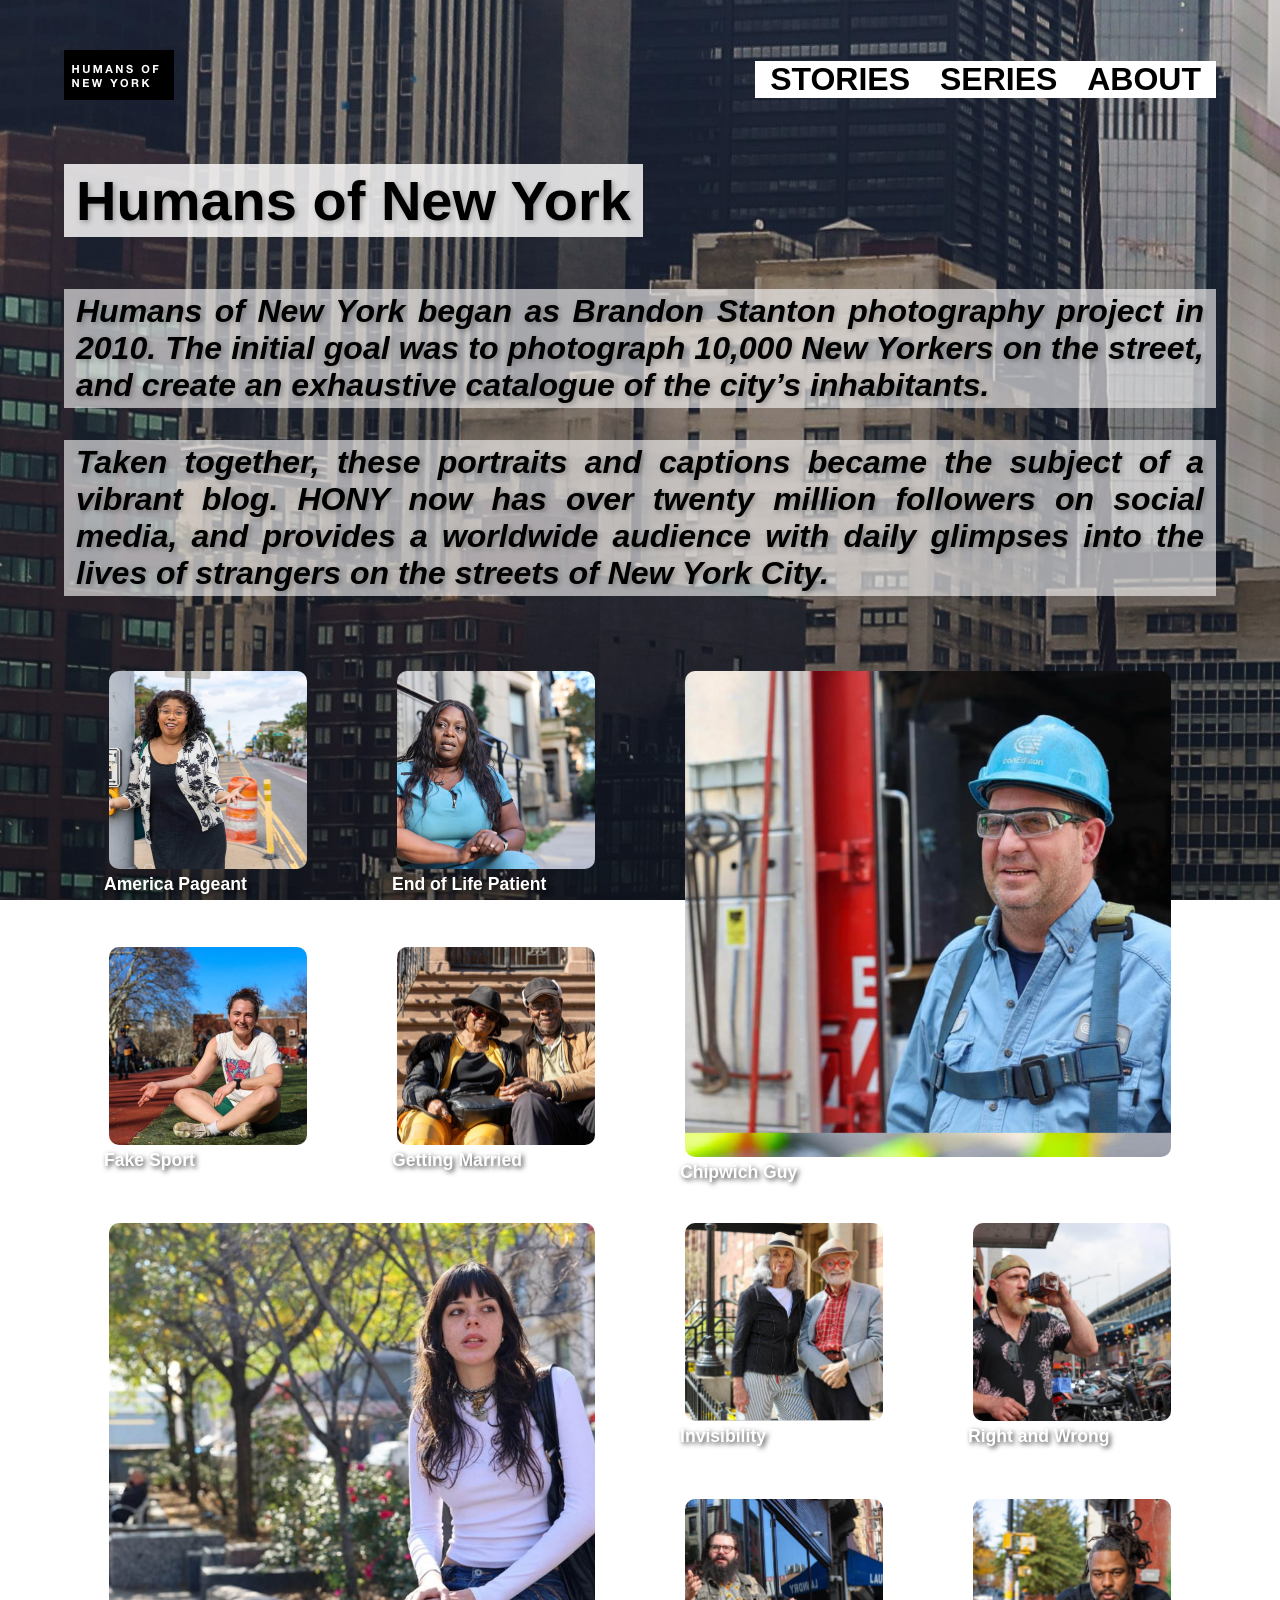
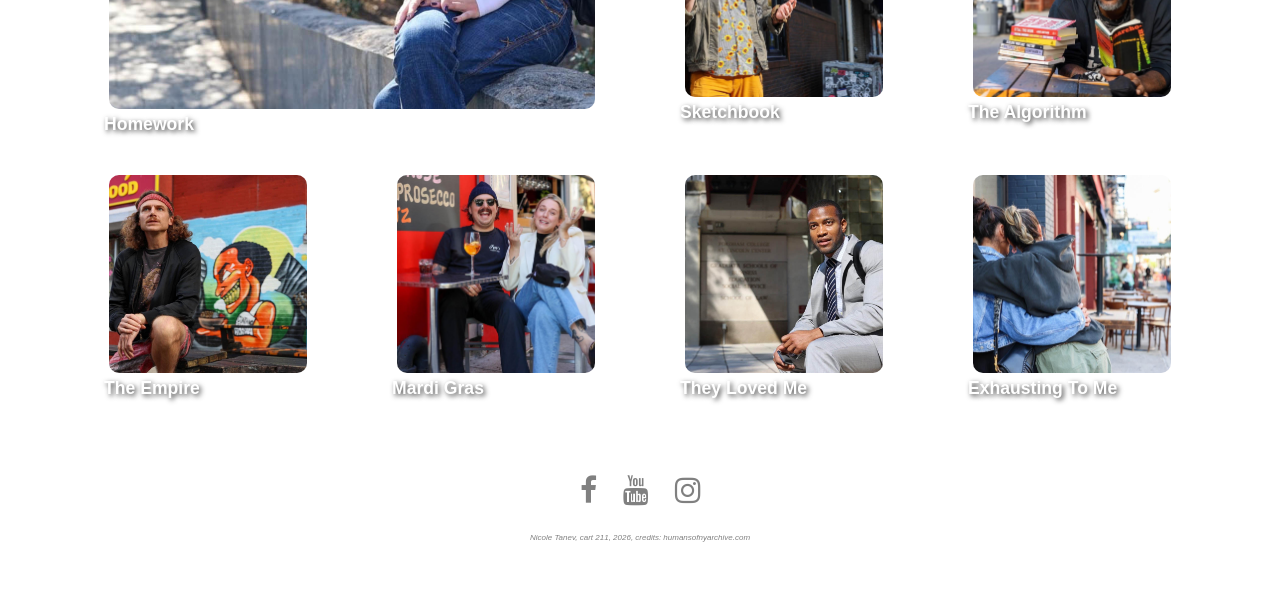
<file: Asst5/index.html>
<!DOCTYPE html>
<html lang="en">

<head>
    <meta charset="UTF-8">
    <meta name="viewport" content="width=device-width, initial-scale=1.0">
    <title>Humans of New York | CART 211 Assessment</title>

    <meta name="description"
        content="A Humans of New York Story - A Course exercise (cart211_ exploring semantic HTML, CSS Grid, and Mobile queries)"
        .>

    <!-- Open Graph metadata - controls how the page looks when shared on social media -->
    <meta property="og:type" content="article">
    <meta property="og:title" content="Humans of New York">
    <meta property="og:description" content="A Humans of New York story presented for CART 211">

    <!-- The page URL and image use din social media previews -->
    <meta property="og:url" content="put your url here">
    <meta property="og:image" content="https://hybrid.concordia.ca/btodd/assignment5-6/assets/america_pageant.jpg">

    <!-- The Dimensions and alternative description of the preview image. -->
    <meta property="og:image:width" content="1200">
    <meta property="og:image:height" content="630">
    <meta property="og:image:alt" content="Portrait associated with the America Pageant story">

    <!-- Twitter card metadata controls the appearance of shared links on X -->
    <meta name="twitter:card" content="summary_large_image">
    <meta name="twitter:title" content="Humans of New York">
    <meta name="twitter:description" content="A Humans of New York Story">
    <meta name="twitter:image" content="https://hybrid.concordia.ca/btodd/assignment5-6/assets/america_pageant.jpg">

    <!-- Identifies the preferred URL for this page to search engines -->
    <link rel="canonical" href="https://hybrid.concordia.ca/btodd/assignment5-6/index.html">

    <!-- Adds a small icon to the browser tab -->
    <link rel="icon" href="assets/favicon.ico">

    <meta name="author" content="Nicole Tanev">
    <meta name="copyright" content="Nicole Tanev, student project, 2026">

    <link rel="stylesheet" href="default.css">

    <!-- Loads Google Fonts for use in the CSS -->
    <link rel="preconnect" href="https://fonts.googleapis.com">
    <link rel="preconnect" href="https://fonts.gstatic.com" crossorigin>
    <link
        href="https://fonts.googleapis.com/css2?family=Inter:ital,opsz,wght@0,14..32,100..900;1,14..32,100..900&family=Roboto:ital,wght@0,100..900;1,100..900&display=swap"
        rel="stylesheet">

    <!-- Loads Font Awesome, a library of ready-made icons -->
    <!-- The Social media icons and hamburger menu use this library -->
    <link rel="stylesheet" href="https://cdnjs.cloudflare.com/ajax/libs/font-awesome/4.7.0/css/font-awesome.min.css">

</head>

<body>
    <!-- CSS uses #wrapper to control the overall width and center the content -->
    <div id="wrapper">
        <header>
            <nav>
                <div class="logo">
                    <a href="#">
                        <img src="assets/logo.png" alt="Logo" width="110" height="50">
                    </a>
                </div>

                <div class="menu1">

                    <!-- The X button closes the mobile navigation menu. -->
                    <button type="button" class="close-menu" aria-label="Close navigation menu">
                        &times
                    </button>

                    <!-- Links to other pages of the website. -->
                    <a href="storie1.html" class="menuI">STORIES</a>

                    <!-- This link currently points to the top of the current page. -->
                    <a href="#" class="menuI">SERIES</a>

                    <!-- The active class can be styled differently in the CSS. -->
                    <a href="index.html" class="menuI_active">ABOUT</a>

                </div>

                <!-- Hamburger button: displayed on mobile and tablet screens. -->
                <div class="hamburger-menu">

                    <button type="button" aria-label="Open navigation menu">
                        <!-- Font Awesome displays the three horizontal menu lines. -->
                        <span class="fa fa-bars" aria-hidden="true"></span>
                    </button>
                </div>
            </nav>
        </header>

        <section>
            <article>
                <h1>Humans of New York</h1>

                <p class="intro">
                    Humans of New York began as Brandon Stanton photography project in 2010. The initial goal was to
                    photograph 10,000 New Yorkers on the street, and create an exhaustive catalogue of the city’s
                    inhabitants.
                </p>

                <p class="intro">
                    Taken together, these portraits and captions became the subject of a vibrant blog. HONY now has over
                    twenty million followers on social media, and provides a worldwide audience with daily glimpses into
                    the lives of strangers on the streets of New York City.
                </p>
                <!-- IMAGE GALLERY:
                The pict class creates the CSS Grid Layout. Each figure is one gallery item.
                Classes im1 through im14 let CSS position images at different sizes to create an asymetrical collage. -->
                <div class="pict">
                    <!-- Figure 1: image, link, and caption -->

                    <figure class="im1">
                        <a href="storie1.html">
                            <img src="assets/america_pageant.jpg" class="im" alt="America Pageant portrait"> </a>

                        <!-- Caption shown over the image using CSS -->
                        <div class="hover-text"> America Pageant</div>
                    </figure>

                    <!-- Figure 2 -->
                    <figure class="im2">
                        <a href="storie1.html">
                            <img src="assets/end_of_life_patient.jpg" class="im" alt="End of Life patient portrait">
                        </a>
                        <!-- Caption shown over the image using CSS -->
                        <div class="hover-text">End of Life Patient</div>
                    </figure>

                    <!-- Figure 3 -->
                    <figure class="im3">
                        <a href="storie1.html">
                            <img src="assets/Chipwich_guy.jpg" class="im" alt="Chipwhich Guy portrait">
                        </a>
                        <!-- Caption shown over the image using CSS -->
                        <div class="hover-text">Chipwich Guy</div>
                    </figure>

                    <!-- Figure 4 -->
                    <figure class="im4">
                        <a href="storie1.html">
                            <img src="assets/fake_sport.jpg" class="im" alt="Fake Sport Story portrait">
                        </a>
                        <!-- Caption shown over the image using CSS -->
                        <div class="hover-text">Fake Sport</div>
                    </figure>

                    <!-- Figure 5 -->
                    <figure class="im5">
                        <a href="storie1.html">
                            <img src="assets/gettin_married.jpg" class="im" alt="Getting Married Story portrait">
                        </a>
                        <!-- Caption shown over the image using CSS -->
                        <div class="hover-text">Getting Married</div>
                    </figure>

                    <!-- Figure 6 -->
                    <figure class="im6">
                        <a href="storie1.html">
                            <img src="assets/homework.jpg" class="im" alt="Homework Story portrait">
                        </a>
                        <!-- Caption shown over the image using CSS -->
                        <div class="hover-text">Homework</div>
                    </figure>

                    <!-- Figure 7 -->
                    <figure class="im7">
                        <a href="storie1.html">
                            <img src="assets/invisibility.jpg" class="im" alt="invisibility Story portrait">
                        </a>
                        <!-- Caption shown over the image using CSS -->
                        <div class="hover-text">Invisibility</div>
                    </figure>

                    <!-- Figure 8 -->
                    <figure class="im8">
                        <a href="storie1.html">
                            <img src="assets/Right_and_wrong.jpg" class="im" alt="Right and Wrong Story portrait">
                        </a>
                        <!-- Caption shown over the image using CSS -->
                        <div class="hover-text">Right and Wrong</div>
                    </figure>

                    <!-- Figure 9 -->
                    <figure class="im9">
                        <a href="storie1.html">
                            <img src="assets/sketchbook.jpg" class="im" alt="Sketchbook Story portrait">
                        </a>
                        <!-- Caption shown over the image using CSS -->
                        <div class="hover-text">Sketchbook</div>
                    </figure>

                    <!-- Figure 10 -->
                    <figure class="im10">
                        <a href="storie1.html">
                            <img src="assets/the_algorithm.jpg" class="im" alt="The Algorithm Story portrait">
                        </a>
                        <!-- Caption shown over the image using CSS -->
                        <div class="hover-text">The Algorithm</div>
                    </figure>

                    <!-- Figure 11 -->
                    <figure class="im11">
                        <a href="storie1.html">
                            <img src="assets/The_Empire.jpg" class="im" alt="The Empire Story portrait">
                        </a>
                        <!-- Caption shown over the image using CSS -->
                        <div class="hover-text">The Empire</div>
                    </figure>

                    <!-- Figure 12 -->
                    <figure class="im12">
                        <a href="storie1.html">
                            <img src="assets/Mardi-Gras.jpg" class="im" alt="Mardi Gras Story portrait">
                        </a>
                        <!-- Caption shown over the image using CSS -->
                        <div class="hover-text">Mardi Gras</div>
                    </figure>

                    <!-- Figure 13 -->
                    <figure class="im13">
                        <a href="storie1.html">
                            <img src="assets/they_loved_me.jpg" class="im" alt="They Loved Me Story portrait">
                        </a>
                        <!-- Caption shown over the image using CSS -->
                        <div class="hover-text">They Loved Me</div>
                    </figure>

                    <!-- Figure 14 -->
                    <figure class="im14">
                        <a href="storie1.html">
                            <img src="assets/exhausting_to_me.jpg" class="im" alt="exhausting to me Story portrait">
                        </a>
                        <!-- Caption shown over the image using CSS -->
                        <div class="hover-text">Exhausting To Me</div>
                    </figure>

                </div>
                <!-- End of Image Gallery -->
            </article>
        </section>

        <footer>
            <!-- Groups the social icons and credits together -->
            <div class="social">

                <!-- Social Media Links.
                Font Awesome uses class names to display each icon.
                The # links are placeholders and should be replaced with real profile URL's  -->
                <div class="icons-wrapper">

                    <a href="#" class="fa fa-facebook" aria-label="Facebook"></a>
                    <a href="#" class="fa fa-youtube" aria-label="YouTube"></a>
                    <a href="#" class="fa fa-instagram" aria-label="Instagram"></a>

                </div>

                <div class="credits">
                    <p> Nicole Tanev, cart 211, 2026, credits: humansofnyarchive.com</p>
                </div>
            </div>

        </footer>
        <!-- End of the main wrapper -->
    </div>

    <!-- Javascript:
    Makes the mobile hamburger menu open and close.
    JS adds or removes a CSS class.
    The CSs decides what the menu looks like when that class is present/active. -->

    <script>
        // Wait until the HTML document has finished loading.HTMLThis ensures the buttons exist before JS tries to select items.
        document.addEventListener('DOMContentLoaded', () => {

            // Find the Hamburger button inside the mobile menu container
            const hamburgerButton = document.querySelector('.hamburger-menu button');

            // Find the X button used to close the Nav menu
            const closeButton = document.querySelector('.close-menu');

            // Find the contaainer holding the Nav links
            const menu1 = document.querySelector('.menu1');

            // When the maburger menu is clicked, add the class "menu-deployed" to the Nav menu.NavThe CSS uses this class to make the menu visible.
            hamburgerButton.addEventListener('click', () => {
                menu1.classList.add('menu-deployed');
            });

            // When the X button is clicked, remove the "menu-deployed" so the new menu closes
            closeButton.addEventListener('click', () => {
                menu1.classList.remove('menu-deployed');

            });

        });

    </script>
    <!-- End of Javascript -->


</body>

</html>
</file>
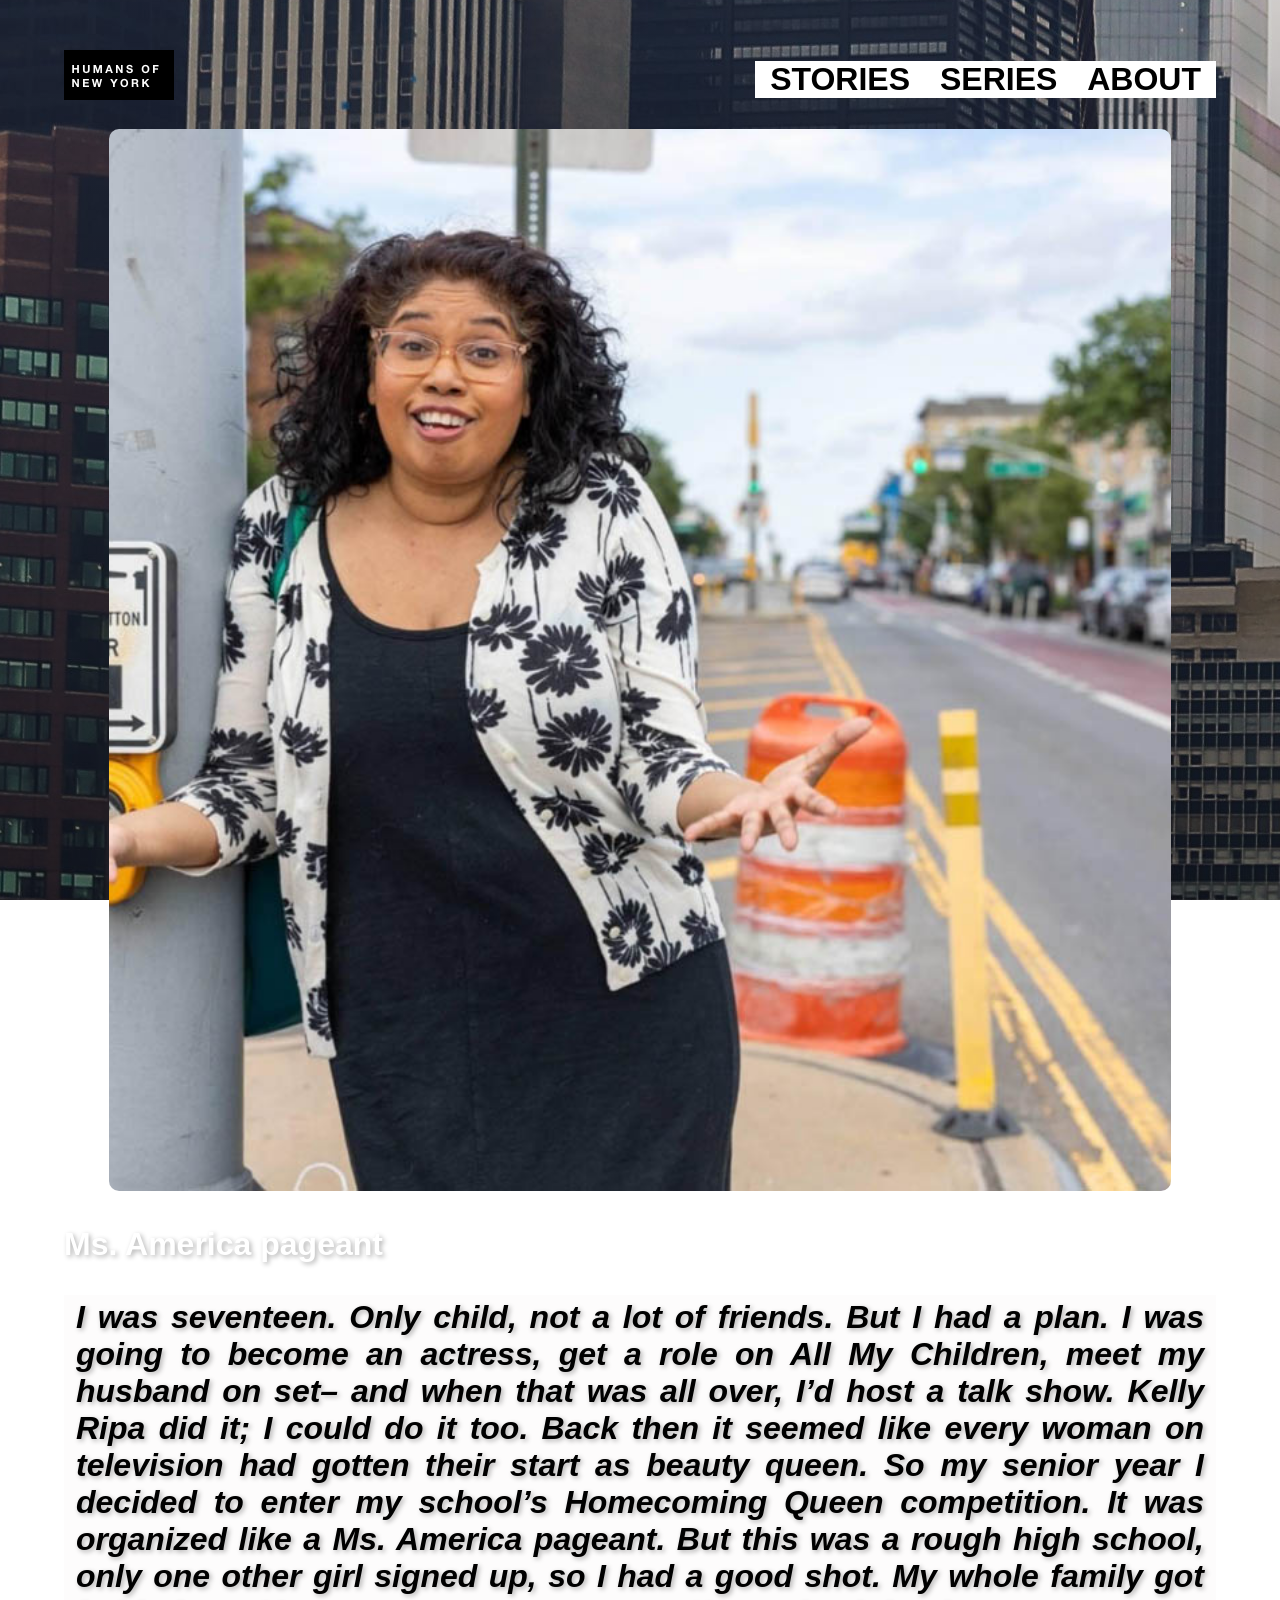
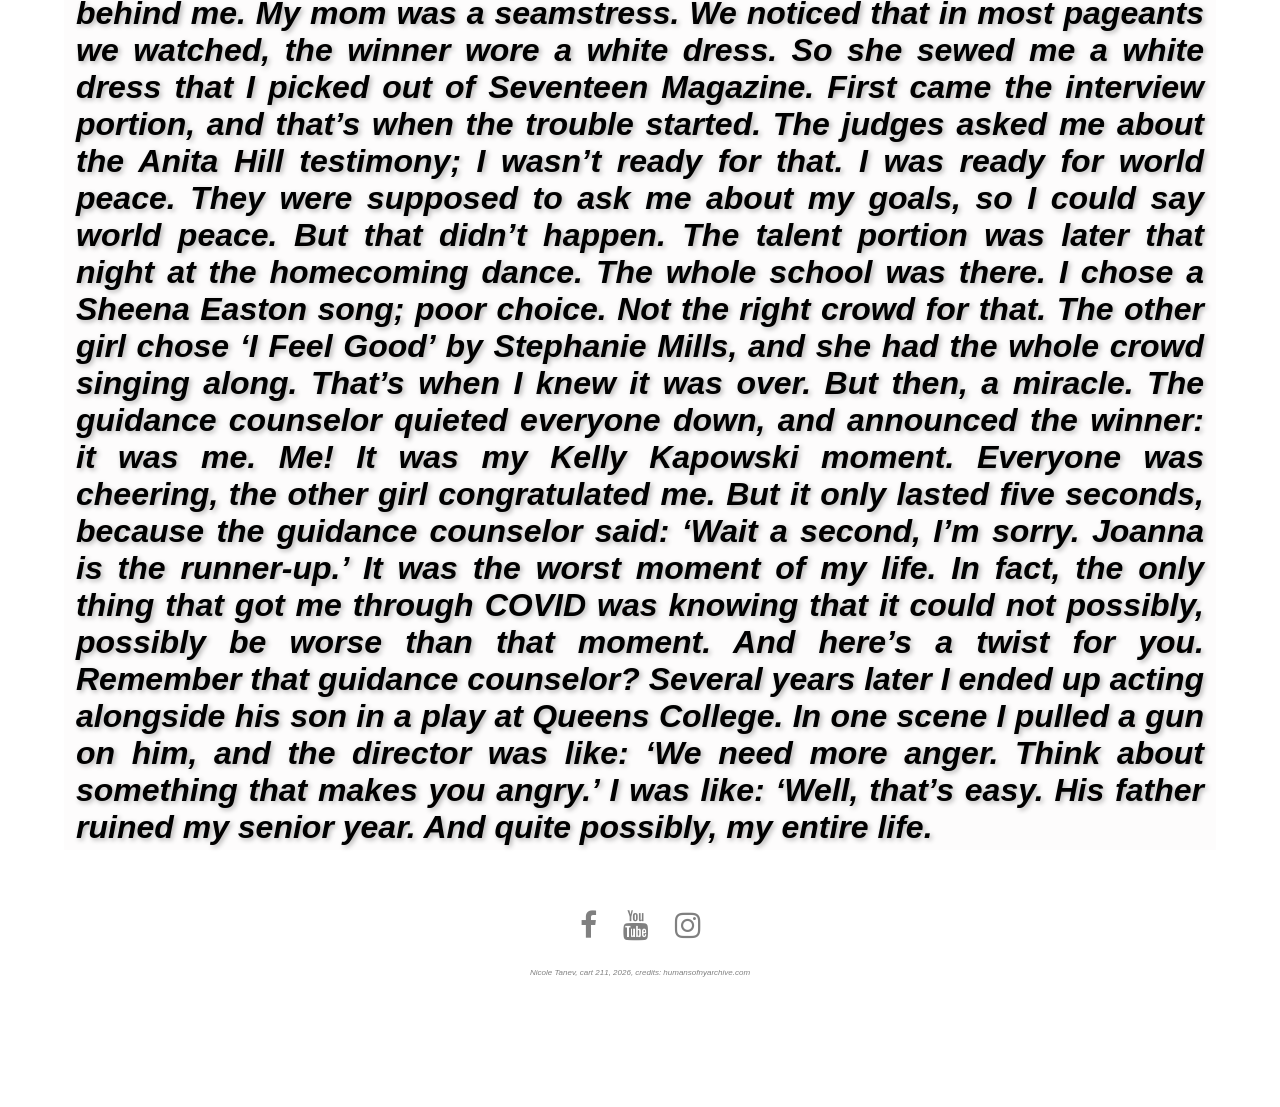
<file: Asst5/storie1.html>
<!DOCTYPE html>
<html lang="en">

<head>
    <meta charset="UTF-8">
    <meta name="viewport" content="width=device-width, initial-scale=1.0">
    <title>Humans of New York | CART 211 Assessment</title>

    <meta name="description"
        content="A Humans of New York Story - A Course exercise (cart211_ exploring semantic HTML, CSS Grid, and Mobile queries)"
        .>

    <!-- Open Graph metadata - controls how the page looks when shared on social media -->
    <meta property="og:type" content="article">
    <meta property="og:title" content="Humans of New York">
    <meta property="og:description" content="A Humans of New York story presented for CART 211">

    <!-- The page URL and image use din social media previews -->
    <meta property="og:url" content="put your url here">
    <meta property="og:image" content="https://hybrid.concordia.ca/btodd/assignment5-6/assets/america_pageant.jpg">

    <!-- The Dimensions and alternative description of the preview image. -->
    <meta property="og:image:width" content="1200">
    <meta property="og:image:height" content="630">
    <meta property="og:image:alt" content="Portrait associated with the America Pageant story">

    <!-- Twitter card metadata controls the appearance of shared links on X -->
    <meta name="twitter:card" content="summary_large_image">
    <meta name="twitter:title" content="Humans of New York">
    <meta name="twitter:description" content="A Humans of New York Story">
    <meta name="twitter:image" content="https://hybrid.concordia.ca/btodd/assignment5-6/assets/america_pageant.jpg">

    <!-- Identifies the preferred URL for this page to search engines -->
    <link rel="canonical" href="https://hybrid.concordia.ca/btodd/assignment5-6/index.html">

    <!-- Adds a small icon to the browser tab -->
    <link rel="icon" href="assets/favicon.png">

    <meta name="author" content="Nicole Tanev">
    <meta name="copyright" content="Nicole Tanev, student project, 2026">

    <link rel="stylesheet" href="default.css">

    <!-- Loads Google Fonts for use in the CSS -->
    <link rel="preconnect" href="https://fonts.googleapis.com">
    <link rel="preconnect" href="https://fonts.gstatic.com" crossorigin>
    <link
        href="https://fonts.googleapis.com/css2?family=Inter:ital,opsz,wght@0,14..32,100..900;1,14..32,100..900&family=Roboto:ital,wght@0,100..900;1,100..900&display=swap"
        rel="stylesheet">

    <!-- Loads Font Awesome, a library of ready-made icons -->
    <!-- The Social media icons and hamburger menu use this library -->
    <link rel="stylesheet" href="https://cdnjs.cloudflare.com/ajax/libs/font-awesome/4.7.0/css/font-awesome.min.css">

</head>

<body>

    <!-- CSS uses #wrapper to control the overall width and center the content -->
    <div id="wrapper">
        <header>
            <nav>
                <div class="logo">
                    <a href="#">
                        <img src="assets/logo.png" alt="Logo" width="110" height="50">
                    </a>
                </div>

                <div class="menu1">

                    <!-- The X button closes the mobile navigation menu. -->
                    <button type="button" class="close-menu" aria-label="Close navigation menu">
                        &times
                    </button>

                    <!-- Links to other pages of the website. -->
                    <a href="storie1.html" class="menuI">STORIES</a>

                    <!-- This link currently points to the top of the current page. -->
                    <a href="#" class="menuI">SERIES</a>

                    <!-- The active class can be styled differently in the CSS. -->
                    <a href="index.html" class="menuI_active">ABOUT</a>

                </div>

                <!-- Hamburger button: displayed on mobile and tablet screens. -->
                <div class="hamburger-menu">

                    <button type="button" aria-label="Open navigation menu">
                        <!-- Font Awesome displays the three horizontal menu lines. -->
                        <span class="fa fa-bars" aria-hidden="true"></span>
                    </button>
                </div>
            </nav>
        </header>

        <section>
            <article>

                <div class="pictstories">
                    <!-- Figure 1: image, link, and caption -->

                    <figure class="ima15">
                        <a href="storie1.html">
                            <img src="assets/america_pageant.jpg" class="ima" alt="America Pageant portrait"> </a>
                    </figure>
                </div>

                <h2>Ms. America pageant</h2>


                <p class="intro">
                    I was seventeen. Only child, not a lot of friends. But I had a plan. I was going to become an
                    actress, get a role on All My Children, meet my husband on set– and when that was all over, I’d host
                    a talk show. Kelly Ripa did it; I could do it too. Back then it seemed like every woman on
                    television had gotten their start as beauty queen. So my senior year I decided to enter my school’s
                    Homecoming Queen competition. It was organized like a Ms. America pageant. But this was a rough high
                    school, only one other girl signed up, so I had a good shot. My whole family got behind me. My mom
                    was a seamstress. We noticed that in most pageants we watched, the winner wore a white dress. So she
                    sewed me a white dress that I picked out of Seventeen Magazine. First came the interview portion,
                    and that’s when the trouble started. The judges asked me about the Anita Hill testimony; I wasn’t
                    ready for that. I was ready for world peace. They were supposed to ask me about my goals, so I could
                    say world peace. But that didn’t happen. The talent portion was later that night at the homecoming
                    dance. The whole school was there. I chose a Sheena Easton song; poor choice. Not the right crowd
                    for that. The other girl chose ‘I Feel Good’ by Stephanie Mills, and she had the whole crowd singing
                    along. That’s when I knew it was over. But then, a miracle. The guidance counselor quieted everyone
                    down, and announced the winner: it was me. Me! It was my Kelly Kapowski moment. Everyone was
                    cheering, the other girl congratulated me. But it only lasted five seconds, because the guidance
                    counselor said: ‘Wait a second, I’m sorry. Joanna is the runner-up.’ It was the worst moment of my
                    life. In fact, the only thing that got me through COVID was knowing that it could not possibly,
                    possibly be worse than that moment. And here’s a twist for you. Remember that guidance counselor?
                    Several years later I ended up acting alongside his son in a play at Queens College. In one scene I
                    pulled a gun on him, and the director was like: ‘We need more anger. Think about something that
                    makes you angry.’ I was like: ‘Well, that’s easy. His father ruined my senior year. And quite
                    possibly, my entire life.
                </p>

                <footer>
                    <!-- Groups the social icons and credits together -->
                    <div class="social">

                        <!-- Social Media Links.
                Font Awesome uses class names to display each icon.
                The # links are placeholders and should be replaced with real profile URL's  -->
                        <div class="icons-wrapper">

                            <a href="#" class="fa fa-facebook" aria-label="Facebook"></a>
                            <a href="#" class="fa fa-youtube" aria-label="YouTube"></a>
                            <a href="#" class="fa fa-instagram" aria-label="Instagram"></a>

                        </div>

                        <div class="credits">
                            <p> Nicole Tanev, cart 211, 2026, credits: humansofnyarchive.com</p>
                        </div>
                    </div>

                </footer>

                <!-- Javascript:
    Makes the mobile hamburger menu open and close.
    JS adds or removes a CSS class.
    The CSs decides what the menu looks like when that class is present/active. -->

                <script>
                    // Wait until the HTML document has finished loading.HTMLThis ensures the buttons exist before JS tries to select items.
                    document.addEventListener('DOMContentLoaded', () => {

                        // Find the Hamburger button inside the mobile menu container
                        const hamburgerButton = document.querySelector('.hamburger-menu button');

                        // Find the X button used to close the Nav menu
                        const closeButton = document.querySelector('.close-menu');

                        // Find the contaainer holding the Nav links
                        const menu1 = document.querySelector('.menu1');

                        // When the maburger menu is clicked, add the class "menu-deployed" to the Nav menu.NavThe CSS uses this class to make the menu visible.
                        hamburgerButton.addEventListener('click', () => {
                            menu1.classList.add('menu-deployed');
                        });

                        // When the X button is clicked, remove the "menu-deployed" so the new menu closes
                        closeButton.addEventListener('click', () => {
                            menu1.classList.remove('menu-deployed');

                        });

                    });

                </script>
                <!-- End of Javascript -->

</body>

</html>
</file>
<file: Asst5/default.css>
/* GENERAL PAGE STYLES */

body {
    background-image: linear-gradient(rgba(0, 0, 0, 0.184), rgba(0, 0, 0, 0.5)), url("assets/background2.jpg");
    background-attachment: fixed;

    font-family: 'Gill Sans', 'Gill Sans MT', Calibri, 'Trebuchet MS', sans-serif;
    /* makes the text very BOLD */
    font-weight: 600;
    /* Use the default font size as the reference size */
    font-size: 1em;
    padding: 0;
    margin: 0;
    background-position: center;
}

.menu1 {
    display: flex;
    background: white;
    justify-content: space-around;
    align-items: center;

}

.menu1 a {
    display: block;
}

/* Hide the hamburger menu by default on desktop */
.hamburger-menu {
    display: none;
    /* The mobile media query will disply it */
    align-items: center;
    /* vertically center its contents when using Flexbox */
    justify-content: center;
    /* horizontally center its contents */

}

.hamburger-menu button {
    background: none;
    /* removes the default BG for the button */
    border: none;
    font-size: 2em;
    color: gray;
}

.hamburger-menu button .fa-bars {
    cursor: pointer;
}

.close-menu {
    display: none;
}

/* MAIN CONTENT AND HEADINGS */

#wrapper {
    width: 90%;
    margin: 0 auto;
}

h1 {
    display: inline-block;
    padding: 4px 12px;
    background-color: rgba(252, 251, 251, 0.837);
    text-shadow: 2px 2px 5px rgba(0, 0, 0, 0.3);
    text-align: left;
    /* Make the heading 4 times the base font size */
    font-size: 3.5em;
    /* add space below the heading */
    margin-bottom: 20px;
}

h2 {
    margin-top: 30px;
    margin-bottom: 30px;
    text-align: left;
    font-size: 2em;
    color: white;
    text-shadow: 2px 2px 5px rgba(0, 0, 0, 0.3);

}

.stories_title {
    text-align: right;
    font-size: 3em;
}

.intro {
    background-color: rgba(252, 251, 251, 0.614);
    font-style: italic;
    font-size: 2em;
    margin-bottom: 1em;
    text-align: justify;
    padding: 4px 12px;
    text-shadow: 2px 2px 5px rgba(0, 0, 0, 0.3);
}

h3 {
    margin-top: 0px;
    margin-bottom: 10px;
    text-align: left;
    font-size: 20px;
    color: darkgray;

}

/* NAVIGATION BAR */

nav {
    display: grid;
    /* First column: 60% of the grid width.
    second Column: the remaining available space */
    grid-template-columns: 60% 1fr;

    align-items: center;
    font-size: 2em;
    margin-top: 50px;
}

.logo {
    text-align: left;
}

nav a {
    text-decoration: none;
    color: black;
    font-weight: bold;
}

nav a:hover {
    color: darkgrey;
}

.menu1 {
    text-align: right;
}

.menu1_active {
    text-align: right;
    color: gray;
}

/* SECTIONS AND ARTICLES */

section {
    margin-bottom: 30px;
    text-align: justify;
}

/* Add extra space below the final paragraph */
article p:last-child {
    margin-bottom: 80px;
}

article h3 {
    margin-bottom: 10px;
    color: darkgray;
}

/* FOOTER */

footer {
    margin-top: 20px;
    min-height: 30px;
    font-size: 10px;
    font-weight: lighter;
    text-align: right;
    font-style: italic;
}

footer a {
    text-decoration: none;
    color: black;
}

/* Story Page Layout */
/* Left column of the story page */
.left_stories {
    /* Span five grid columns, from line 1 to line 6 */
    grid-column: 1 / 6;
    margin: 0;
    padding: 0;
}

/* Right column containing the story text */
.stories {
    grid-column: 7 / 13;
    margin: 0;
    padding: 0;
    font-size: 1.2em;
    line-height: 1.5em;
}

.stories p {
    margin-top: 0;
}

/* DESKTOP IMAGE GRID */

.pict {
    display: grid;
    /* Create 12 equally sized columns  */
    grid-template-columns: repeat(12, 1fr);
    gap: 0;
    margin: 0;
    padding: 0;
    color: white;
    font-size: 1.1em;
    padding-top: 20px;
    text-shadow: 2px 2px 5px rgba(0, 0, 0, 0.779);
}



.im {
    width: 100%;
    height: auto;
    /* request a square image area */
    aspect-ratio: 1 / 1;
    /* fill the area without stretching the image - the image may be cropped to fit */
    object-fit: cover;
    box-sizing: border-box;
    display: block;
    border-radius: 15px;
    padding: 5px;
}

.ima {
    width: 100%;
    height: auto;
    /* request a square image area */
    aspect-ratio: 1 / 1;
    /* fill the area without stretching the image - the image may be cropped to fit */
    object-fit: cover;
    box-sizing: border-box;
    display: block;
    border-radius: 15px;
    padding: 5px;

}

.im:hover {
    transform: scale(0.97);
    opacity: 0.7;
}

/* FIRST AND SECOND ROWS */

/* Image 1: upper left position */
.im1 {
    /* span 3 columns */
    grid-column: 1 / 4;
    /* Span 2 rows */
    grid-row: 1 / 3;
}

/* Image 2: beside image 1 */
.im2 {
    /* span the next 3 columns */
    grid-column: 4 / 7;
    /* Span the same 2 rows */
    grid-row: 1 / 3;
}

/* Image 3: large rectangle on the right */
.im3 {
    /* span the 6 columns */
    grid-column: 7 / 13;
    /* Span 4 rows */
    grid-row: 1 / 5;
}

/* Image 4: below image 1 */
.im4 {
    /* Use the same 3 columns as image 1 */
    grid-column: 1 / 4;
    /* Span row 3 and 4 */
    grid-row: 3 / 5;
}

/* Image 5: below image 12 */
.im5 {
    /* Use the same 3 columns as image 2 */
    grid-column: 4 / 7;
    /* Span row 3 and 4 */
    grid-row: 3 / 5;
}

/* THIRD AND FOURTH ROWS*/

/* Large rectangle on the left */
.im6 {
    /* spans 6 columns */
    grid-column: 1 / 7;
    /* Span 4 rows */
    grid-row: 5 / 9;
}

/* Image 7: upper image on the right */
.im7 {
    /* spans 3 columns */
    grid-column: 7 / 10;
    /* Span 2 rows */
    grid-row: 5 / 7;
}

/* Image 8: beside image 7 */
.im8 {
    /* spans last 3 columns */
    grid-column: 10 / 13;
    /* align with image 7 */
    grid-row: 5 / 7;
}

/* Image 9: below image 7 */
.im9 {
    /* use the same columns as image 7 */
    grid-column: 7 / 10;
    /* spans row 7 and 8 */
    grid-row: 7 / 9;
}

/* Image 10: below image 8 */
.im10 {
    /* use the same columns as image 8 */
    grid-column: 10 / 13;
    /* span rows 7 and 8 */
    grid-row: 7 / 9;
}

/* FINAL ROW: IMAGES 11 TO 14 */
/* Apply shared positioning to images 11 and 13 */
.im11,
.im13 {
    /* initially assigning the first 3 columns */
    grid-column: 1 / 4;
    /* Span the final 2 rows */
    grid-row: 9 / 11;
}

.im12,
.im14 {
    /* Apply shared positioning to images 12 and 14 */
    /* initially assigning the columns 4 through 6 */
    grid-column: 4 / 7;
    /* Span the final 2 rows */
    grid-row: 9 / 11;
}

/* Override the starting position for image 13  */
.im13 {


    /* Place image 13 in columns 7 through 9 */
    grid-column: 7 / 10;
}

/* Override the starting position for image 13 */
.im14 {
    /* Place image 14 in columns 10 through 12 */
    grid-column: 10 / 13;
}

.im15 {
    gap: 0;

    padding: 0;
    padding-top: 20px;
    max-width: 100%;

    display: flex;
    justify-content: center;
    /* Centers horizontally */
    align-items: center;
    /* Centers vertically */
    height: 100vh;
    /* Optional: Prevent large images from overflowing */
}




/* END OF THE DESKTOP IMAGE GRID */

/* SOCIAL MEDIA LINKS */

.social a {
    color: gray;
    font-size: 30px;
}

.social a:hover {
    color: lightgrey;
    font-size: 30px;
}

.social p {
    margin-top: 10px;
    margin-bottom: 30px;
    color: gray;
    text-align: center;
    /* Use 80% of the inherited font size */
    font-size: 0.8em;
}

/* SOCIAL ICON CONTAINER */

.social {
    display: flex;
    /* Stack the children vertically */
    flex-direction: column;
    /* Center the children horizontally */
    align-items: center;
    text-align: center;
    /* Add 20px of vertical padding and no horizontal padding */
    padding: 20px 0;
    color: gray;
}

.social .fa {
    font-size: 3em;
    padding: 8px;
    color: gray;
}

/* ICON ROW AND HOVER EFFECT */

.icons-wrapper {
    /* arrange icons in a row */
    display: flex;
    justify-content: center;
    /* allows the icons to move to another line when needed */
    flex-wrap: wrap;
    gap: 10px;
    width: 100%;
}

.fa {
    font-size: 6em;
}

.fa:hover {
    color: lightgray;
}

.credits {
    margin-top: 10px;
    font-size: 1em;
    width: 100%;
}

/* Responsive Design */

/* Apply these styles when the screen is 1024px wide or less */
@media (max-width: 1024px) {

    /* Show the Hamburger menu on smaller screens */
    .hamburger-menu {
        display: flex;
        align-items: center;
    }

    /* Set mobile menu link colors and decorations */
    .menu1 a,
    .menu1 a:hover {
        text-decoration: none;
        color: gray;
        background-color: transparent;
    }

    /* Hide the menu until it is opened */
    .menu1 {
        display: none;
        position: fixed;
        top: 0;
        left: 0;
        width: 100%;
        height: 100%;
        background: white;
        flex-direction: column;
        justify-content: center;
        align-items: center;
        /* place the menu above most page content */
        z-index: 1000;
    }

    /* Make each mobile menu link easier to tap */
    .menu1 a {
        padding: 20px;
    }

    /* Display the close menu button */
    .close-menu {
        display: block;
        position: absolute;
        top: 20px;
        right: 20px;
        font-size: 2em;
        color: gray;
    }

    .hamburger-menu {
        display: block;
    }

    /* Apply this class when the mobile menu is opened */
    .menu-deployed {
        display: flex;
        flex-direction: column;
        justify-content: center;
        align-items: center;
        width: 100%;
        /* Fill the viewport height */
        height: 100vh;
        position: fixed;
        top: 0;
        left: 0;
        background-color: white;
        z-index: 1000;
        padding-top: 50px;
    }

    /* Highlight the active menu link */
    .menu1 .active {
        color: black;
    }

    /* Remove any grid-column placement from the hamburger */
    .hamburger-menu {
        /* let the browser position it automatically in a grid */
        grid-column: auto;
    }

    button {
        border-width: 0px;
        background-color: white;
    }

    /* Redesign the Nav bar for mobile sxcreens */
    nav {
        margin: 0 auto;
        margin-bottom: 50px;
        width: 100%;
        box-sizing: border-box;
        padding: 10px 20px;
        line-height: 30px;
        position: relative;
        display: flex;
        /* separate the nav items horizontally */
        justify-content: space-between;
        align-items: center;
        flex-wrap: wrap;
        /* Adds a black bottom border */
        border-bottom: 4px solid black;
        background: black;
        z-index: 1000;
        color: white;
    }

    h1 {
        margin-top: 50px;
    }

    nav a {
        color: white;
    }

    /* MOBILE CONTENT WRAPPER */
    #wrapper {
        margin-top: 500px;
        position: relative;
        width: 90%;
        /* Center the wrapper and reset its top margin to zero */
        margin: 0 auto;
        /* Prevent the wrapper from floating to one side */
        float: none;
    }

    footer {
        margin-top: 40px;
        font-size: 12px;
    }

    /* TWO COLUMN MOBILE IMAGE GRID */
    .pict {
        display: grid;
        grid-template-columns: repeat(2, minmax(0, 1fr));
        gap: 8px;
        width: 100%;
        max-width: 100%;
        box-sizing: border-box;

        margin: 0;
        padding: 0;

        grid-auto-flow: row;
        align-items: start;
    }

    /* Restrain desktop positioning and constrain each grid item. */
    /* The special character ^ is called a caret. In CSS, when used inside an attribute selector, it means "starts with".active^= - means the attribute must start with the specifieed text */
    .pict figure,
    .pict [class^="im"] {
        grid-column: auto;
        grid-row: auto;

        width: 100%;
        min-width: 0;
        max-width: 100%;
        box-sizing: border-box;
        margin: 0;
        padding: 0;
    }

    /* Make images fit inside of their columns */
    .pict img {
        display: block;
        width: 100%;
        max-width: 100%;
        height: auto;
        aspect-ratio: 1 / 1;
        object-fit: cover;
        box-sizing: border-box;
    }

    /* Prevent hover effects from creating horizonta; overflow */
    .pict figure:hover img,
    .pict .im:hover {
        transform: none;
    }

    /* Keep hover text inside the image */
    .pict .hover-text {
        max-width: calc(100% - 20px);
        box-sizing: border-box;
        white-space: normal;
    }

    /* Apply on smaller screens */
    @media (max-width: 600px) {
        .pict {
            grid-template-columns: repeat(2, minmax(0, 1fr));
            gap: 5px;
        }
    }

    /* MOBILE STORY LAYOUT */
    .left_stories {
        grid-column: 1 / 3;
        margin: 0;
        padding: 0;
    }

    .stories {
        grid-column: 1 / 3;
        margin: 0;
        padding: 0;
        font-size: 1.2em;
        line-height: 1.5em;
    }

    /* MOBILE BOOK GRID */

    .books {
        grid-template-columns: auto auto;
        gap: 16px;
    }

}
</file>
